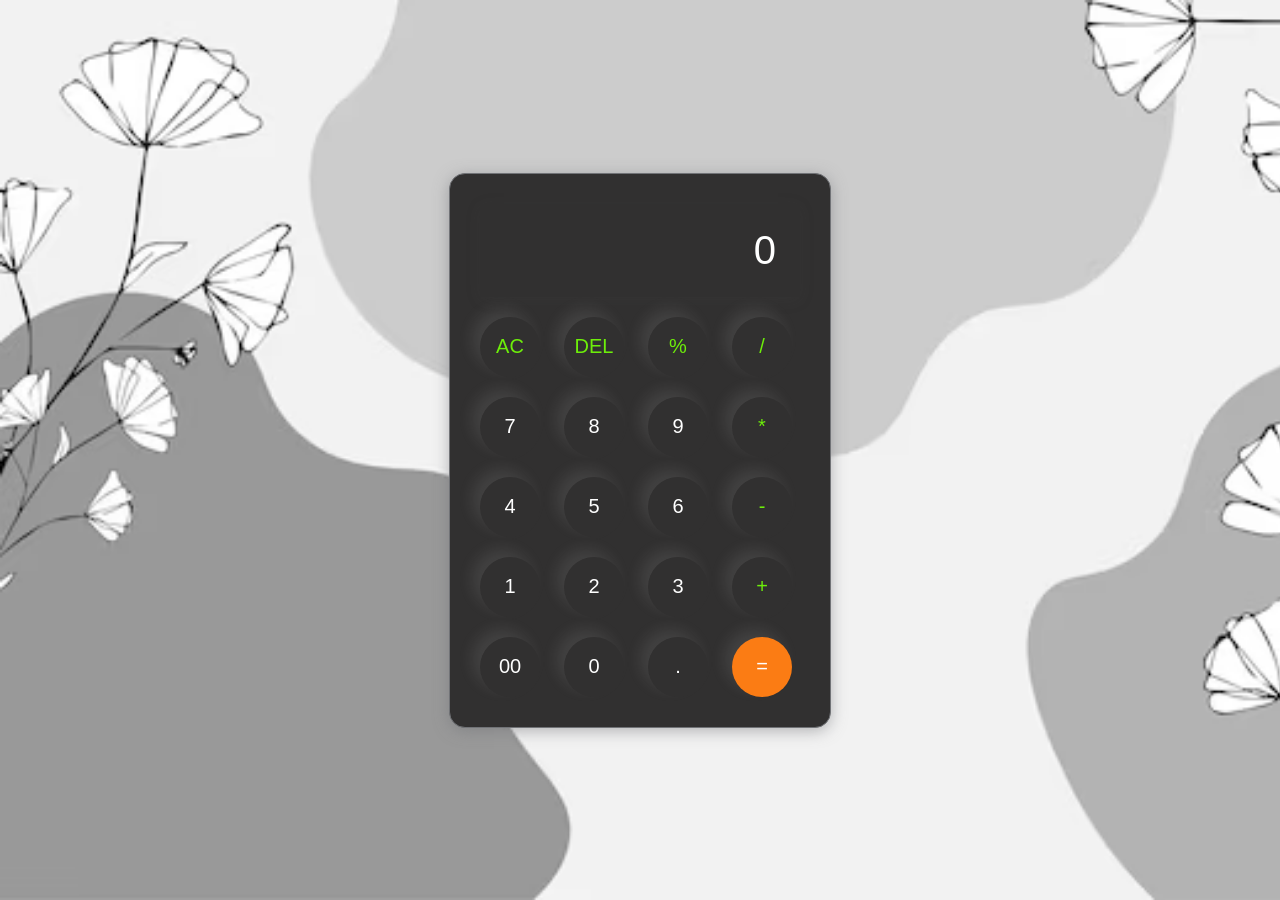
<file: index.html>
<!DOCTYPE html>
<html lang="en">
  <head>
    <meta charset="UTF-8" />
    <meta http-equiv="X-UA-Compatible" content="IE=edge" />
    <meta name="viewport" content="width=device-width, initial-scale=1.0" />
    <link rel="stylesheet" href="style.css" />
    <title>Calculatorgit</title>
  </head>
  <body>
    <div class="container">
      <div class="calculator">
        <input type="text" id="inputBox" placeholder="0" readonly />
        <div>
          <button class="button operator">AC</button>
          <button class="button operator">DEL</button>
          <button class="button operator">%</button>
          <button class="button operator">/</button>
        </div>
        <div>
          <button class="button">7</button>
          <button class="button">8</button>
          <button class="button">9</button>
          <button class="button operator">*</button>
        </div>
        <div>
          <button class="button">4</button>
          <button class="button">5</button>
          <button class="button">6</button>
          <button class="button operator">-</button>
        </div>
        <div>
          <button class="button">1</button>
          <button class="button">2</button>
          <button class="button">3</button>
          <button class="button operator">+</button>
        </div>

        <div>
          <button class="button">00</button>
          <button class="button">0</button>
          <button class="button">.</button>
          <button class="button equalBtn">=</button>
        </div>
      </div>
    </div>
  </body>
</html>
</file>
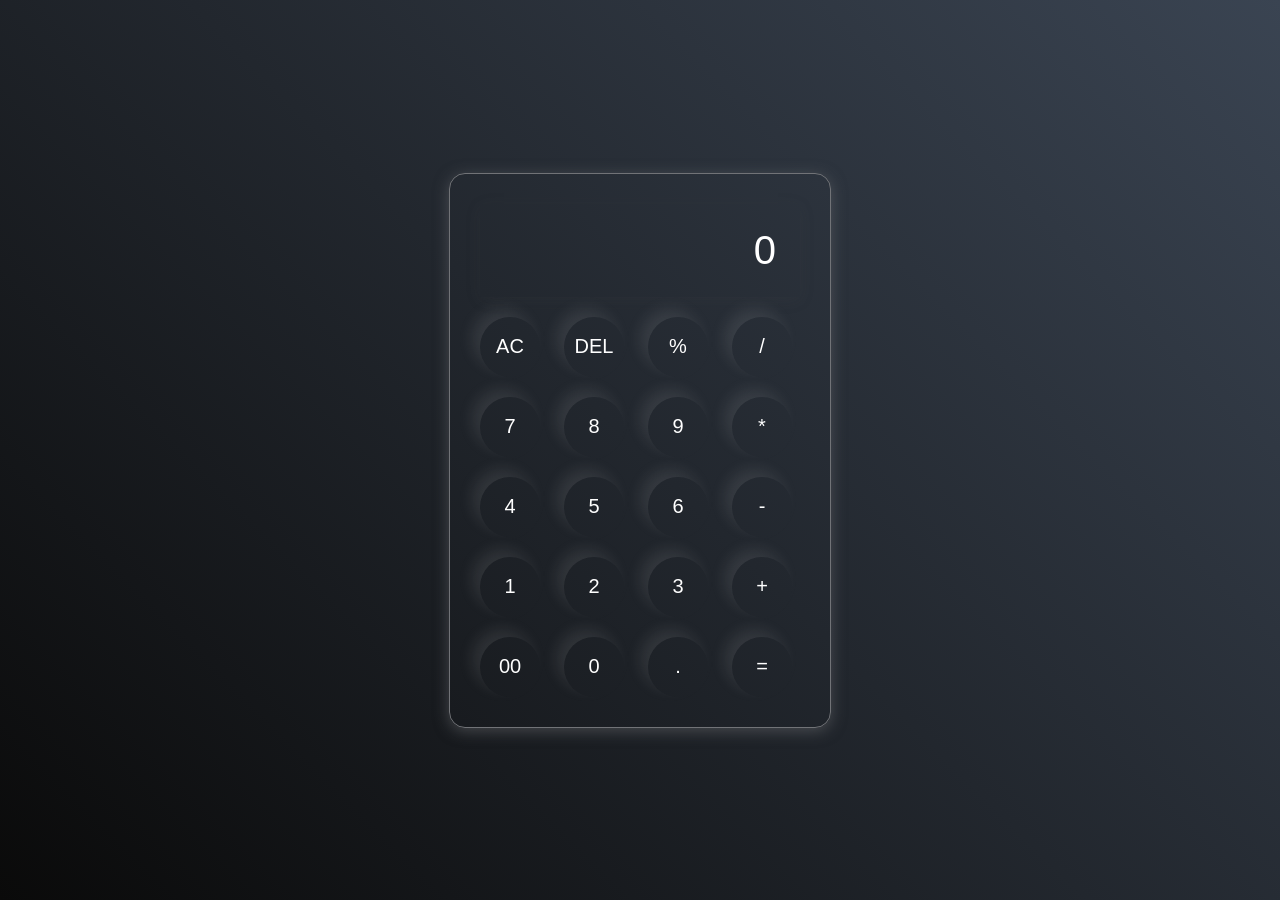
<file: basic_calculator/index.html>
<!DOCTYPE html>
<html lang="en">
<head>
    <meta charset="UTF-8">
    <meta name="viewport" content="width=device-width, initial-scale=1.0">
    <link rel="stylesheet" href="style.css">
    <title>CALCULATOR</title>
</head>
<body>
    <div class="calculator">
        <input type="text " placeholder="0">
        <div>
            <button>AC</button>
            <button>DEL</button>
            <button>%</button>
            <button>/</button>
        </div>
        <div>
            <button>7</button>
            <button>8</button>
            <button>9</button>
            <button>*</button>
        </div>
        <div>
            <button>4</button>
            <button>5</button>
            <button>6</button>
            <button>-</button>
        </div>
        <div>
            <button>1</button>
            <button>2</button>
            <button>3</button>
            <button>+</button>
        </div>
        <div>
            <button>00</button>
            <button>0</button>
            <button>.</button>
            <button>=</button>
        </div>
    </div>
    
</body>
</html>
</file>
<file: style.css>
*{
    margin: 0;
    padding: 0;
    box-sizing: border-box;
}
body{
    width: 100%;
    height: 100vh;
    display: flex;
    justify-content: center; 
    align-items: center; 
    background-image: url(final.avif);
    background-size: cover;
    background-repeat:no-repeat;
}
.calculator{
    border: 1px solid #717377;
    padding: 20px; 
    border-radius: 16px;
    background-image: none;
    background-color: rgb(49, 48, 48);
    box-shadow: 0px 3px 15px rgba(113,115,119,0.5);


}
input{ 
    width:320px;
    border: none;
    padding: 24px;
    margin: 10px;
    background: transparent;
    box-shadow: 0px 3px 15px rgba(85,85,85,0.1);
    font-size: 40px;
    text-align: right;
    cursor: pointer;
    color: #ffffff;
}
input::placeholder
{
    color: #ffffff;
}
button{
    border: none;
    width: 60px;
    height: 60px;
    margin: 10px;
    border-radius: 50%;
    background: transparent;
    color: #ffffff;
    font-size: 20px;
    box-shadow: -8px -8px 15px rgba(225,225,225,0.1);
    cursor: pointer;
    
}

.equalBtn{
    background-color: #fb7c14;
}

.operator{
    color: #6dee0a;
}
</file>
<file: basic_calculator/style.css>
*{
    margin: 0;
    padding: 0;
    box-sizing: border-box;
}
body{
    width: 100%;
    height: 100vh;
    display: flex;
    justify-content: center;
    align-items: center;
    background: linear-gradient(45deg,#0a0a0a,#3a4452);
}
.calculator{
    border: 1px solid #717377;
    padding: 20px;
    border-radius: 16px;
    background-color: transparent;
    box-shadow: 0px 3px 15px rgba(113,115,119,0.5);


}
input{
    width:320px;
    border: none;
    padding: 24px;
    margin: 10px;
    background: transparent;
    box-shadow: 0px 3px 15px rgba(85,85,85,0.1);
    font-size: 40px;
    text-align: right;
    cursor: pointer;


}
input::placeholder
{
    color: #ffffff;
}
button{
    border: none;
    width: 60px;
    height: 60px;
    margin: 10px;
    border-radius: 50%;
    background: transparent;
    color: #ffffff;
    font-size: 20px;
    box-shadow: -8px -8px 15px rgba(225,225,225,0.1);
    cursor: pointer;
    
}
</file>
